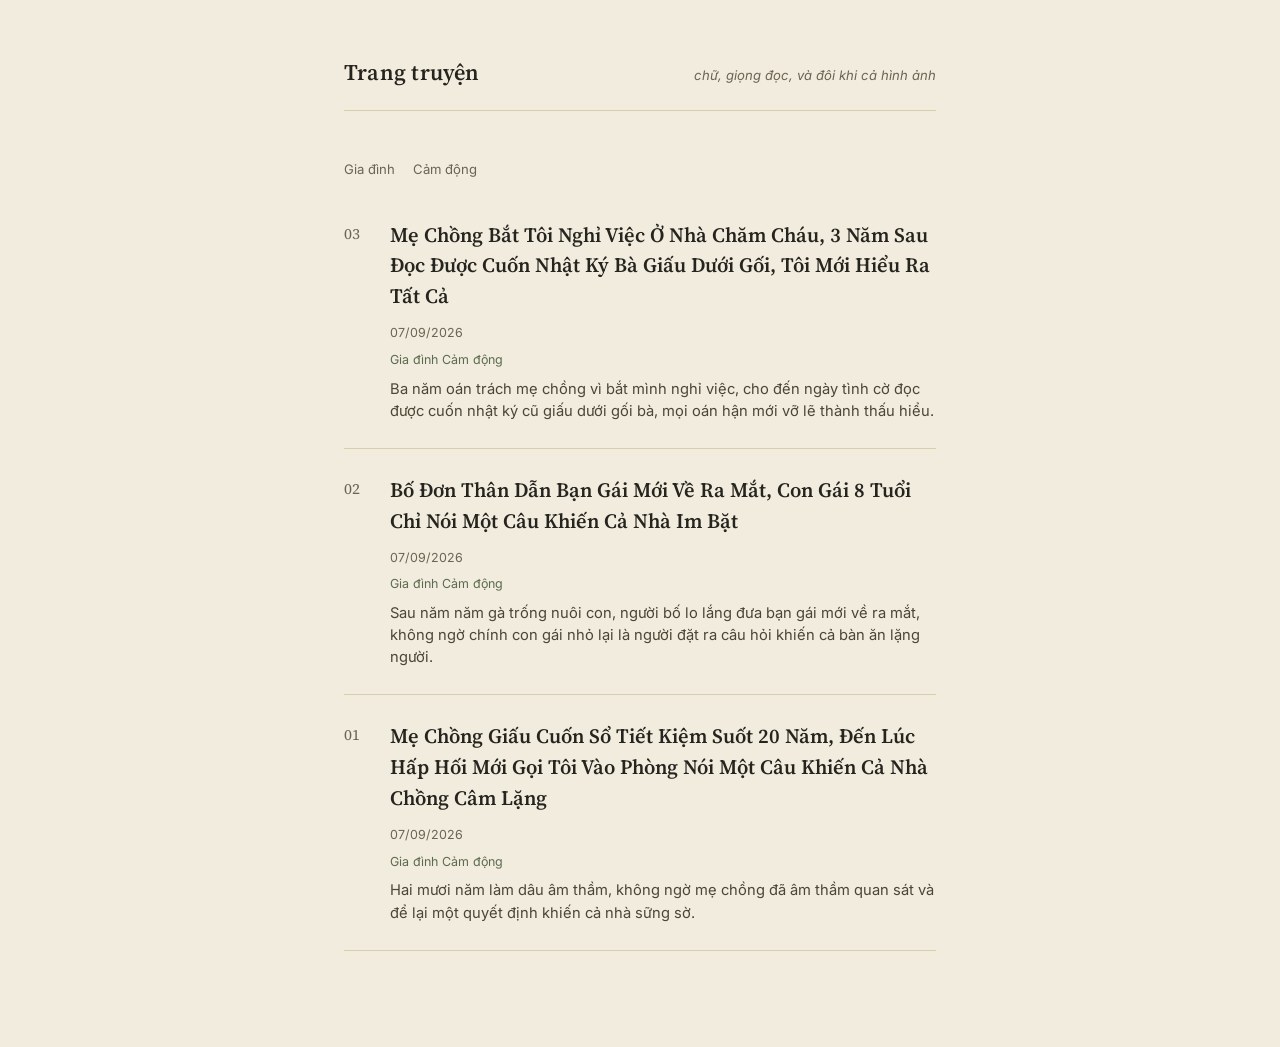
<file: index.html>
<!DOCTYPE html>
<html lang="vi">
<head>
<meta charset="UTF-8">
<meta name="viewport" content="width=device-width, initial-scale=1.0">
<title>Trang truyện</title>
<link rel="preconnect" href="https://fonts.googleapis.com">
<link href="https://fonts.googleapis.com/css2?family=Source+Serif+4:wght@400;600;700&family=Inter:wght@400;500;600&display=swap" rel="stylesheet">
<link rel="stylesheet" href="style.css">
</head>
<body>
  <div class="wrap">
    <header class="site-header">
      <a href="index.html" class="site-title">Trang truyện</a>
      <span class="site-tagline">chữ, giọng đọc, và đôi khi cả hình ảnh</span>
    </header>

    <nav id="tagFilter" class="tag-filter"></nav>

    <main id="toc"></main>
  </div>

  <script src="stories.js"></script>
  <script>
    const toc = document.getElementById('toc');
    const tagFilter = document.getElementById('tagFilter');
    let activeTag = null;

    // Gom toàn bộ thể loại đang có, không trùng lặp
    const allTags = [...new Set(STORIES.flatMap(s => s.tags || []))];

    function renderTagFilter() {
      if (!allTags.length) { tagFilter.innerHTML = ''; return; }
      tagFilter.innerHTML = allTags.map(tag => {
        const isActive = tag === activeTag;
        return `<button class="tag-btn${isActive ? ' active' : ''}" data-tag="${tag}">${tag}</button>`;
      }).join('');

      tagFilter.querySelectorAll('.tag-btn').forEach(btn => {
        btn.addEventListener('click', () => {
          const tag = btn.dataset.tag;
          activeTag = (activeTag === tag) ? null : tag;
          renderTagFilter();
          renderList();
        });
      });
    }

    function renderList() {
      const filtered = activeTag
        ? STORIES.filter(s => (s.tags || []).includes(activeTag))
        : STORIES;

      if (!filtered.length) {
        toc.innerHTML = '<p class="empty-note">Chưa có truyện nào ở thể loại này.</p>';
        return;
      }

      // Truyện thêm sau cùng trong stories.js hiện lên đầu
      const ordered = filtered.slice().reverse();
      toc.innerHTML = '';
      ordered.forEach((story) => {
        const originalIndex = STORIES.indexOf(story);
        const num = String(originalIndex + 1).padStart(2, '0');
        const tagsHtml = (story.tags && story.tags.length)
          ? `<p class="toc-tags">${story.tags.join('  ')}</p>` : '';
        const a = document.createElement('a');
        a.className = 'toc-item';
        a.href = `story.html?s=${encodeURIComponent(story.slug)}`;
        a.innerHTML = `
          <span class="toc-num">${num}</span>
          <div class="toc-body">
            <h2>${story.title}</h2>
            <p class="toc-meta">${story.date}</p>
            ${tagsHtml}
            <p class="toc-excerpt">${story.excerpt || ''}</p>
          </div>`;
        toc.appendChild(a);
      });
    }

    if (!STORIES.length) {
      toc.innerHTML = '<p class="empty-note">Chưa có truyện nào được đăng.</p>';
    } else {
      renderTagFilter();
      renderList();
    }
  </script>
</body>
</html>
</file>
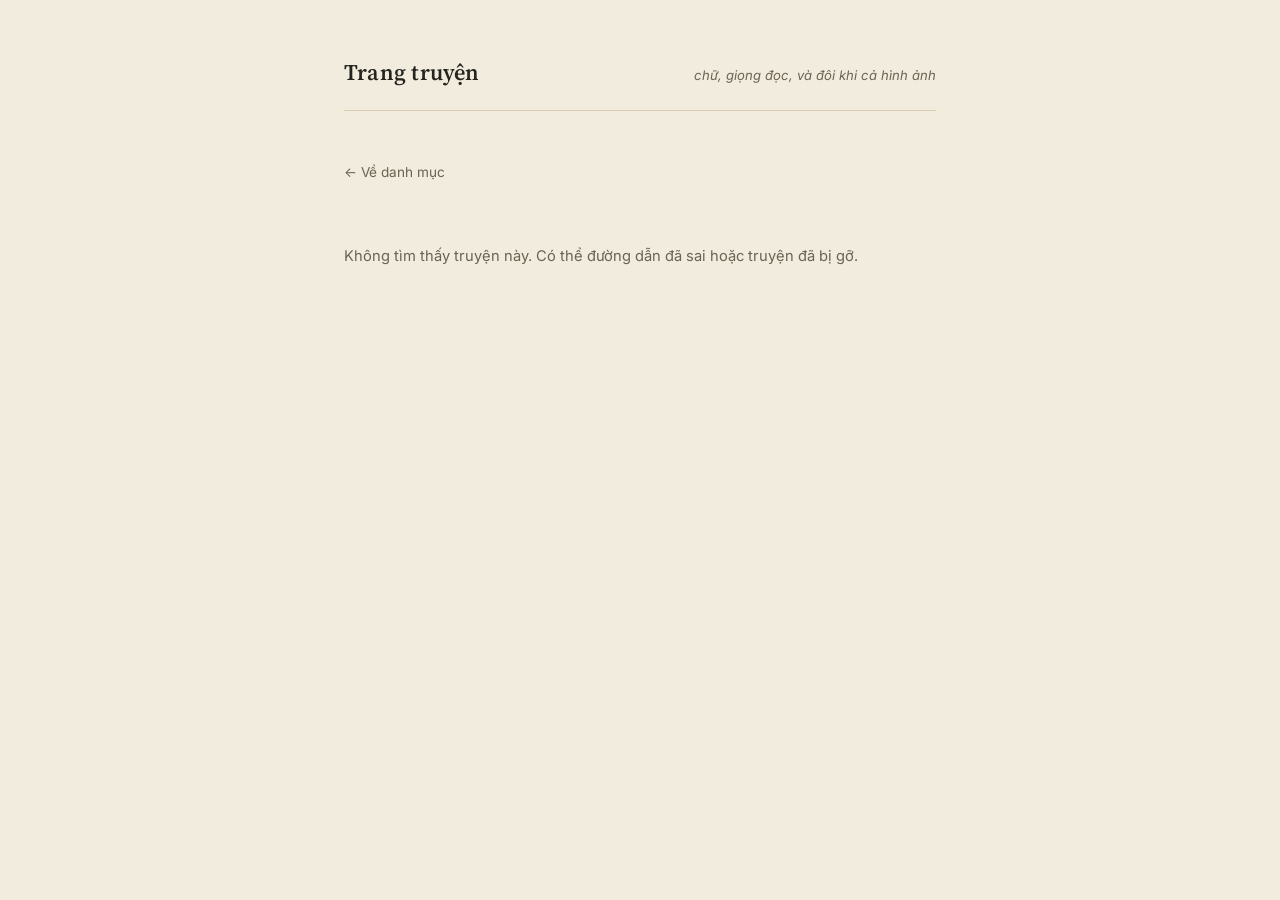
<file: story.html>
<!DOCTYPE html>
<html lang="vi">
<head>
<meta charset="UTF-8">
<meta name="viewport" content="width=device-width, initial-scale=1.0">
<title id="page-title">Đang tải truyện…</title>
<link rel="preconnect" href="https://fonts.googleapis.com">
<link href="https://fonts.googleapis.com/css2?family=Source+Serif+4:wght@400;600;700&family=Inter:wght@400;500;600&display=swap" rel="stylesheet">
<link rel="stylesheet" href="style.css">
</head>
<body>
  <div class="wrap">
    <header class="site-header">
      <a href="index.html" class="site-title">Trang truyện</a>
      <span class="site-tagline">chữ, giọng đọc, và đôi khi cả hình ảnh</span>
    </header>

    <main id="content">
      <p class="empty-note">Đang tải truyện…</p>
    </main>
  </div>

  <script src="stories.js"></script>
  <script>
    const params = new URLSearchParams(window.location.search);
    const slug = params.get('s');
    const story = STORIES.find(s => s.slug === slug);
    const content = document.getElementById('content');

    if (!story) {
      content.innerHTML = `
        <a class="back-link" href="index.html">← Về danh mục</a>
        <p class="empty-note">Không tìm thấy truyện này. Có thể đường dẫn đã sai hoặc truyện đã bị gỡ.</p>`;
    } else {
      document.getElementById('page-title').textContent = story.title;

      let html = `<a class="back-link" href="index.html">← Về danh mục</a>`;
      html += `<h1 class="story-title">${story.title}</h1>`;
      html += `<p class="story-meta">${story.date}</p>`;
      if (story.tags && story.tags.length) {
        html += `<p class="story-tags">${story.tags.join('  ')}</p>`;
      }
      html += `<div class="story-text">`;
      story.paragraphs.forEach(p => { html += `<p>${p}</p>`; });
      html += `</div>`;

      if (story.audio) {
        html += `
          <div class="media-section">
            <p class="media-label">Nghe truyện</p>
            <audio controls src="${story.audio}"></audio>
          </div>`;
      }

      if (story.youtube) {
        html += `
          <div class="media-section">
            <p class="media-label">Xem thêm</p>
            <div class="video-frame">
              <iframe src="https://www.youtube.com/embed/${story.youtube}"
                title="${story.title}" allowfullscreen></iframe>
            </div>
          </div>`;
      }

      content.innerHTML = html;
    }
  </script>
</body>
</html>
</file>
<file: style.css>
:root {
  --paper: #f1ecdd;
  --paper-dim: #e8e0cc;
  --ink: #26241f;
  --ink-soft: #6b6353;
  --wine: #7a2e2e;
  --moss: #5c6b4f;
  --rule: #d8cdae;
  --serif: "Source Serif 4", Georgia, "Times New Roman", serif;
  --sans: "Inter", -apple-system, "Segoe UI", sans-serif;
}

* { box-sizing: border-box; }

html { scroll-behavior: smooth; }

body {
  margin: 0;
  background: var(--paper);
  color: var(--ink);
  font-family: var(--sans);
  line-height: 1.5;
}

.wrap {
  max-width: 640px;
  margin: 0 auto;
  padding: 56px 24px 96px;
}

/* ---------- Header dùng chung ---------- */
.site-header {
  display: flex;
  align-items: baseline;
  justify-content: space-between;
  margin-bottom: 48px;
  padding-bottom: 20px;
  border-bottom: 1px solid var(--rule);
}

.site-title {
  font-family: var(--serif);
  font-size: 1.4rem;
  font-weight: 600;
  color: var(--ink);
  text-decoration: none;
  letter-spacing: 0.01em;
}

.site-tagline {
  font-size: 0.82rem;
  color: var(--ink-soft);
  font-style: italic;
}

/* ---------- Thanh lọc thể loại ---------- */
.tag-filter {
  display: flex;
  flex-wrap: wrap;
  gap: 8px 18px;
  margin-bottom: 40px;
}

.tag-filter:empty { margin-bottom: 0; }

.tag-btn {
  font-family: var(--sans);
  font-size: 0.82rem;
  color: var(--ink-soft);
  background: none;
  border: none;
  border-bottom: 1px solid transparent;
  padding: 2px 0;
  cursor: pointer;
}

.tag-btn:hover { color: var(--ink); }

.tag-btn.active {
  color: var(--wine);
  border-bottom-color: var(--wine);
}

.toc-tags, .story-tags {
  font-family: var(--sans);
  font-size: 0.78rem;
  color: var(--moss);
  margin: 0 0 8px;
}

.story-tags { margin-bottom: 32px; }

/* ---------- Trang chủ: mục lục truyện ---------- */
.toc-item {
  display: flex;
  gap: 18px;
  padding: 26px 0;
  border-bottom: 1px solid var(--rule);
  text-decoration: none;
  color: inherit;
}

.toc-item:first-of-type { padding-top: 0; }

.toc-num {
  font-family: var(--serif);
  font-size: 0.95rem;
  color: var(--ink-soft);
  min-width: 28px;
  padding-top: 3px;
}

.toc-body h2 {
  font-family: var(--serif);
  font-size: 1.28rem;
  font-weight: 600;
  margin: 0 0 6px;
  color: var(--ink);
}

.toc-item:hover .toc-body h2 { color: var(--wine); }

.toc-meta {
  font-size: 0.78rem;
  color: var(--ink-soft);
  margin-bottom: 8px;
}

.toc-excerpt {
  font-size: 0.92rem;
  color: #4b4636;
  margin: 0;
}

.empty-note {
  color: var(--ink-soft);
  font-size: 0.92rem;
  padding: 20px 0;
}

/* ---------- Trang truyện ---------- */
.back-link {
  display: inline-block;
  font-size: 0.85rem;
  color: var(--ink-soft);
  text-decoration: none;
  margin-bottom: 28px;
}
.back-link:hover { color: var(--wine); }

.story-title {
  font-family: var(--serif);
  font-size: 2rem;
  line-height: 1.2;
  margin: 0 0 10px;
  color: var(--ink);
}

.story-meta {
  font-size: 0.85rem;
  color: var(--ink-soft);
  margin-bottom: 36px;
}

.story-text {
  font-family: var(--serif);
  font-size: 1.12rem;
  line-height: 1.8;
  color: #2b2820;
}

.story-text p {
  margin: 0 0 22px;
  max-width: 62ch;
}

.story-text p:first-of-type::first-letter {
  font-size: 3.1rem;
  line-height: 0.85;
  float: left;
  padding: 4px 8px 0 0;
  color: var(--wine);
  font-weight: 600;
}

.media-section {
  margin-top: 48px;
  padding-top: 28px;
  border-top: 1px solid var(--rule);
}

.media-label {
  font-family: var(--sans);
  font-size: 0.8rem;
  color: var(--moss);
  font-weight: 600;
  margin: 0 0 14px;
}

audio {
  width: 100%;
  height: 40px;
}

.video-frame {
  position: relative;
  width: 100%;
  padding-top: 56.25%;
  background: var(--paper-dim);
  border: 1px solid var(--rule);
}

.video-frame iframe {
  position: absolute;
  inset: 0;
  width: 100%;
  height: 100%;
  border: 0;
}

.media-section + .media-section { margin-top: 32px; }

@media (max-width: 480px) {
  .wrap { padding: 36px 18px 72px; }
  .story-title { font-size: 1.6rem; }
  .story-text { font-size: 1.05rem; }
}
</file>
